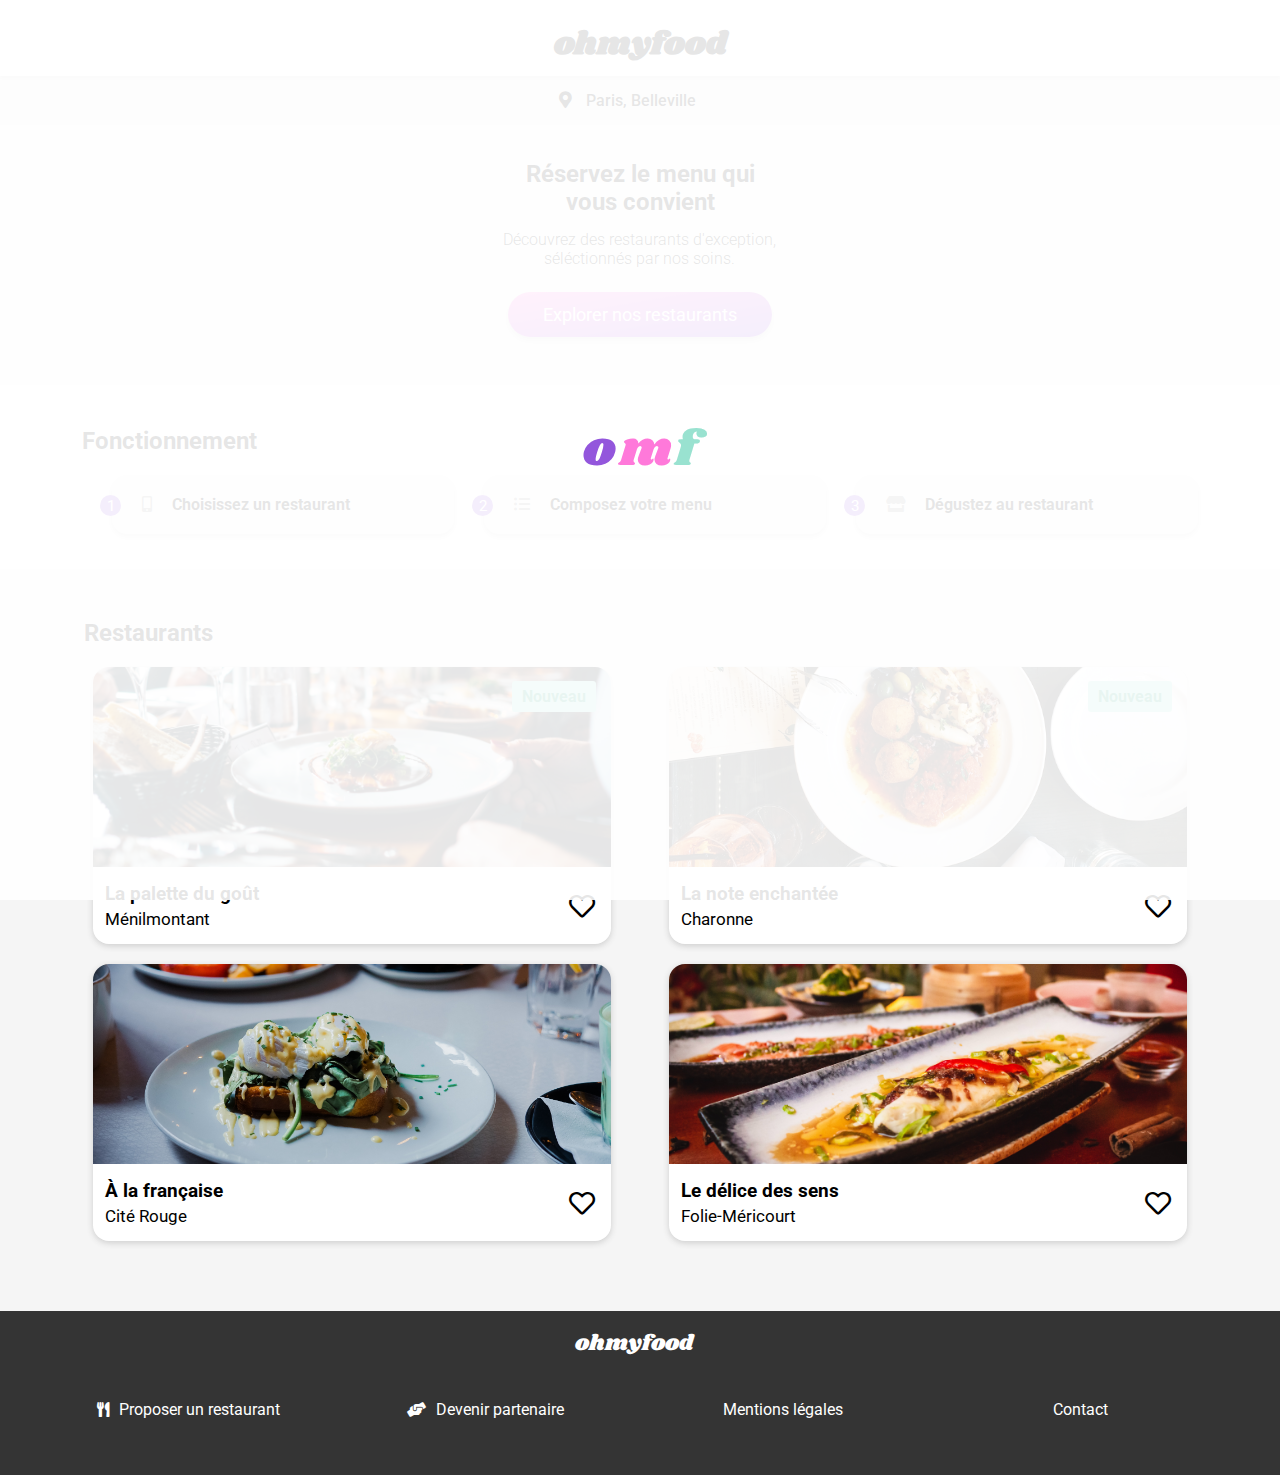
<file: index.html>
<!DOCTYPE html>

<html lang="fr">

    <head>
        <meta charset="utf-8"/>
        <meta name="viewport" content="width=device-width, initial-scale=1.0"/>
        <link rel="stylesheet" href="sass/style.css"/>
        <link rel="stylesheet" href="https://use.fontawesome.com/releases/v5.14.0/css/all.css" crossorigin="anonymous">
        <link href="https://fonts.googleapis.com/css2?family=Roboto:ital,wght@0,100;0,300;0,400;0,500;0,700;0,900;1,100;1,300;1,400;1,500;1,700;1,900&display=swap" rel="stylesheet">
        <link href="https://fonts.googleapis.com/css2?family=Shrikhand&display=swap" rel="stylesheet"> 
        <meta name="title" content="ohmyfood" id="homepage">
        <meta name="description" content="Ohmyfood! est une entreprise de commande de repas en ligne. Notre concept permet aux utilisateurs de composer leur propre menu et réduire leur temps d'attente dans les restaurants.">
        <title>ohmyfood</title>
    </head>

    <body>

        <div class="global">

            <!--Loader-->
            <div class="loader">
                <div class="loader__items">
                    <div class="loader__item loader__item--1">o</div>
                    <div class="loader__item loader__item--2">m</div>
                    <div class="loader__item loader__item--3">f</div>
                </div>
            </div>
            <!--Fin Loader-->

            <!--Header-->
            <header class="header">
                <h1 class="header__logo">ohmyfood</h1>
            </header>
            <!--Fin Header-->

            <!--Section Local-->
            <div class="local">
                <div class="local__text">
                    <i class="fas fa-map-marker-alt local__icon"></i>
                    <span class="local__sp">Paris, Belleville</span>
                </div>
            </div>
            <!-- Fin Section Local-->

            <!--Section Explore-->
            <section class="explore">
                <header class="explore__header">
                    <h2 class="explore__title">Réservez le menu qui vous convient</h2>
                    <p class="explore__p">Découvrez des restaurants d'exception, séléctionnés par nos soins.</p>
                </header>
                <div class="explore__btn">
                    <a class="explore__link" href="#">Explorer nos restaurants</a>
                </div>
            </section>
            <!--Fin Section Explore-->

            <!--Section Fonctionnement-->
            <section class="function">
                <div class="function__global">
                    <header class="function__header">
                        <h2 class="function__title">Fonctionnement</h2>
                    </header>

                    <div class="function__text">
                        <div class="function__numb">1</div>
                        <div class="function__icon">
                            <i class="fas fa-mobile-alt"></i>
                        </div>
                        <span class="function__sp">Choisissez un restaurant</span>
                    </div>
                    <div class="function__text">
                        <div class="function__numb">2</div>
                        <div class="function__icon">
                            <i class="fas fa-list-ul"></i>
                        </div>
                        <span class="function__sp">Composez votre menu</span>
                    </div>
                    <div class="function__text">
                        <div class="function__numb">3</div>
                        <div class="function__icon">
                            <i class="fas fa-store"></i>
                        </div>
                        <span class="function__sp">Dégustez au restaurant</span>
                    </div>
                </div>
            </section>
            <!--Fin Section Fonctionnement-->

            <main>

                <!--Section Restaurants-->
                <section class="restaurants">
                    <div class="restaurants__global">
                        <header class="restaurants__header">
                            <h2 class="restaurants__title">Restaurants</h2>
                        </header>

                        <article class="arts">
                            <a class="art" href="pages/menu_la_palette_du_gout.html">
                                <figure class="art__fig">
                                    <div class="art__new">Nouveau</div>
                                    <img class="art__img" src="img/restaurants/menu_la_palette_du_gout.jpg" alt="Restaurant La palette du goût">
                                    <figcaption class="art__figcap">
                                        <div class="art__text">
                                            <h3 class="art__title">La palette du goût</h3>
                                            <p class="art__p">Ménilmontant</p>
                                        </div>
                                        <div class="art__icon">
                                            <i class="far fa-heart art__like"></i>
                                            <i class="fas fa-heart art__like2"></i>
                                        </div>
                                    </figcaption>
                                </figure>
                            </a>
                        </article>
                        <article class="arts">
                            <a class="art" href="pages/menu_la_note_enchantee.html">
                                <figure class="art__fig">
                                    <div class="art__new">Nouveau</div>
                                    <img class="art__img" src="img/restaurants/menu_la_note_enchantee.jpg" alt="Restaurant La note enchantée">
                                    <figcaption class="art__figcap">
                                        <div class="art__text">
                                            <h3 class="art__title">La note enchantée</h3>
                                            <p class="art__p">Charonne</p>
                                        </div>
                                        <div class="art__icon">
                                            <i class="far fa-heart art__like"></i>
                                            <i class="fas fa-heart art__like2"></i>
                                        </div>
                                    </figcaption>
                                </figure>
                            </a>
                        </article>
                        <article class="arts">
                            <a class="art" href="pages/menu_a_la_francaise.html">
                                <figure class="art__fig">
                                    <img class="art__img" src="img/restaurants/menu_a_la_francaise.jpg" alt="Restaurant À la française">
                                    <figcaption class="art__figcap">
                                        <div class="art__text">
                                            <h3 class="art__title">À la française</h3>
                                            <p class="art__p">Cité Rouge</p>
                                        </div>
                                        <div class="art__icon">
                                            <i class="far fa-heart art__like"></i>
                                            <i class="fas fa-heart art__like2"></i>
                                        </div>
                                    </figcaption>
                                </figure>
                            </a>
                        </article>
                        <article class="arts">
                            <a class="art" href="pages/menu_le_delice_des_sens.html">
                                <figure class="art__fig">
                                    <img class="art__img" src="img/restaurants/menu_le_delice_des_sens.jpg" alt="Restaurant Le délice des sens">
                                    <figcaption class="art__figcap">
                                        <div class="art__text">
                                            <h3 class="art__title">Le délice des sens</h3>
                                            <p class="art__p">Folie-Méricourt</p>
                                        </div>
                                        <div class="art__icon">
                                            <i class="far fa-heart art__like"></i>
                                            <i class="fas fa-heart art__like2"></i>
                                        </div>
                                    </figcaption>
                                </figure>
                            </a>
                        </article>
                    </div>
                </section>
                <!--Fin Section Restaurants-->

            </main>
        </div>

        <!--Footer-->
        <footer class="footer">
            <div class="footer__global">
               <ul class="footer__list">
                    <li class="footer__logo">
                        <a class="footer__link" href="index.html">ohmyfood</a>
                    </li>
                    <li class="footer__links">
                        <a class="footer__link" href="#">
                            <i class="fas fa-utensils footer__icon"></i>Proposer un restaurant
                        </a>
                    </li>
                    <li class="footer__links">
                        <a class="footer__link" href="#">
                            <i class="fas fa-hands-helping footer__icon"></i>Devenir partenaire
                        </a>
                    </li>
                    <li class="footer__links">
                        <a class="footer__link" href="#">Mentions légales</a>
                    </li>
                    <li class="footer__links">
                        <a class="footer__link" href="mailto:ohmyfood.contact@gmail.com">Contact</a>
                    </li>
                </ul>
            </div>
        </footer>
        <!--Fin Footer-->

    </body>

</html>
</file>
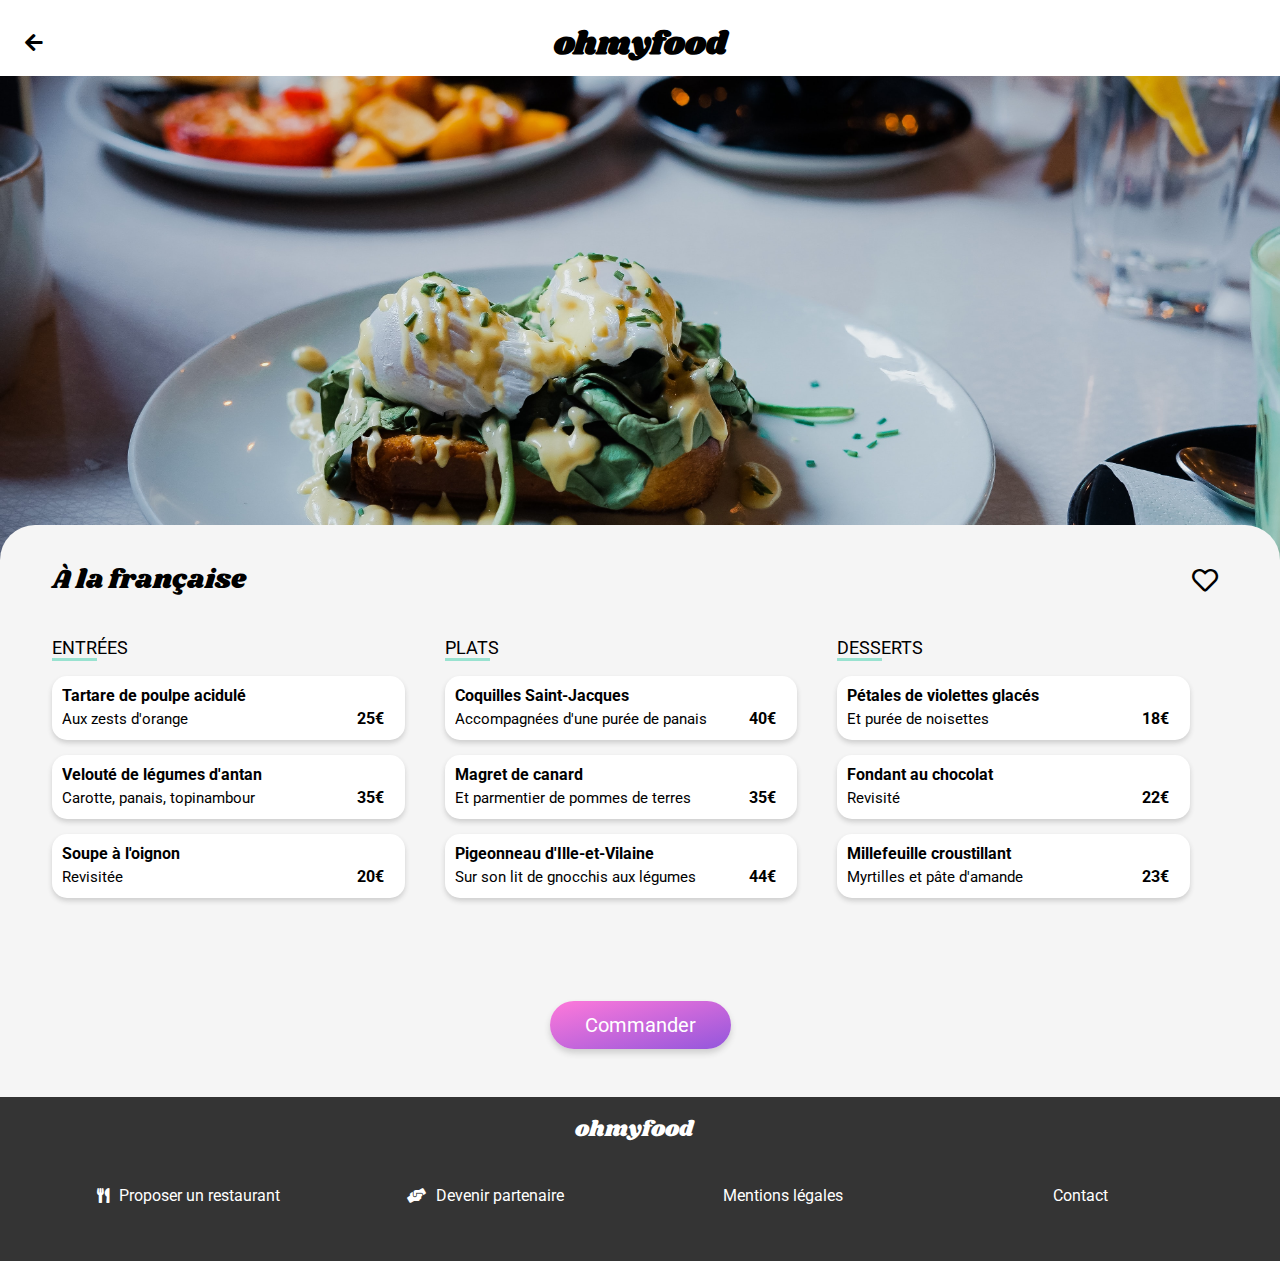
<file: pages/menu_a_la_francaise.html>
<!DOCTYPE html>

<html lang="fr">

    <head>
        <meta charset="utf-8"/>
        <meta name="viewport" content="width=device-width, initial-scale=1.0"/>
        <link rel="stylesheet" href="../sass/style.css"/>
        <link rel="stylesheet" href="https://use.fontawesome.com/releases/v5.14.0/css/all.css" crossorigin="anonymous">
        <link href="https://fonts.googleapis.com/css2?family=Roboto:ital,wght@0,100;0,300;0,400;0,500;0,700;0,900;1,100;1,300;1,400;1,500;1,700;1,900&display=swap" rel="stylesheet">
        <link href="https://fonts.googleapis.com/css2?family=Shrikhand&display=swap" rel="stylesheet">
        <title>ohmyfood</title>
    </head>

    <body>

        <div class="global">

            <!--Header-->
            <header class="header header--witharrow">
                <a href="../index.html">
                    <i class="fas fa-arrow-left header__icon"></i>
                </a>
                <h1 class="header__logo">ohmyfood</h1>
            </header>
            <!--Fin Header-->

            <main>

                <!--Image-->
                <img class="img" src="../img/restaurants/menu_a_la_francaise.jpg" alt="Restaurant À la française"/>

                <!--Section Menu-->
                <section class="menupage">
                    <div class="menupage__global">
                    <header class="menupage__header">
                        <h2 class="menupage__title">À la française</h2>
                        <div class="menupage__icon">
                            <i class="far fa-heart menupage__like"></i>
                            <i class="fas fa-heart menupage__like2"></i>
                        </div>
                    </header>

                    <!--Entrée-->
                    <div class="menu">
                        <header class="menu__header">
                            <h2 class="menu__title">ENTRÉES</h2>
                        </header>

                        <div class="menu__menu delay-0">
                            <div class="menu__text">
                                <h3 class="menu__name">Tartare de poulpe acidulé</h3>
                                <p class="menu__p">Aux zests d'orange</p>
                            </div>
                            <div class="menu__price"><strong>25€</strong></div>
                            <div class="menu__icon">
                                <i class="fas fa-check-circle menu__check"></i>
                            </div>
                        </div>
                        <div class="menu__menu delay-1">
                            <div class="menu__text">
                                <h3 class="menu__name">Velouté de légumes d'antan</h3>
                                <p class="menu__p">Carotte, panais, topinambour</p>
                            </div>
                            <div class="menu__price"><strong>35€</strong></div>
                            <div class="menu__icon">
                                <i class="fas fa-check-circle menu__check"></i>
                            </div>
                        </div>
                        <div class="menu__menu delay-2">
                            <div class="menu__text">
                                <h3 class="menu__name">Soupe à l'oignon</h3>
                                <p class="menu__p">Revisitée</p>
                            </div>
                            <div class="menu__price"><strong>20€</strong></div>
                            <div class="menu__icon">
                                <i class="fas fa-check-circle menu__check"></i>
                            </div>
                        </div>
                    </div>

                    <!--Plats-->
                    <div class="menu">
                        <header class="menu__header">
                            <h2 class="menu__title">PLATS</h2>
                        </header>

                        <div class="menu__menu delay-3">
                            <div class="menu__text">
                                <h3 class="menu__name">Coquilles Saint-Jacques</h3>
                                <p class="menu__p">Accompagnées d'une purée de panais</p>
                            </div>
                            <div class="menu__price"><strong>40€</strong></div>
                            <div class="menu__icon">
                                <i class="fas fa-check-circle menu__check"></i>
                            </div>
                        </div>
                        <div class="menu__menu delay-4">
                            <div class="menu__text">
                                <h3 class="menu__name">Magret de canard</h3>
                                <p class="menu__p">Et parmentier de pommes de terres</p>
                            </div>
                            <div class="menu__price"><strong>35€</strong></div>
                            <div class="menu__icon">
                                <i class="fas fa-check-circle menu__check"></i>
                            </div>
                        </div>
                        <div class="menu__menu delay-5">
                            <div class="menu__text">
                                <h3 class="menu__name">Pigeonneau d'Ille-et-Vilaine</h3>
                                <p class="menu__p">Sur son lit de gnocchis aux légumes</p>
                            </div>
                            <div class="menu__price"><strong>44€</strong></div>
                            <div class="menu__icon">
                                <i class="fas fa-check-circle menu__check"></i>
                            </div>
                        </div>
                    </div>

                    <!--Desserts-->
                    <div class="menu">
                        <header class="menu__header">
                            <h2 class="menu__title">DESSERTS</h2>
                        </header>

                        <div class="menu__menu delay-6">
                            <div class="menu__text">
                                <h3 class="menu__name">Pétales de violettes glacés</h3>
                                <p class="menu__p">Et purée de noisettes</p>
                            </div>
                            <div class="menu__price"><strong>18€</strong></div>
                            <div class="menu__icon">
                                <i class="fas fa-check-circle menu__check"></i>
                            </div>
                        </div>
                        <div class="menu__menu delay-7">
                            <div class="menu__text">
                                <h3 class="menu__name">Fondant au chocolat</h3>
                                <p class="menu__p">Revisité</p>
                            </div>
                            <div class="menu__price"><strong>22€</strong></div>
                            <div class="menu__icon">
                                <i class="fas fa-check-circle menu__check"></i>
                            </div>
                        </div>
                        <div class="menu__menu delay-8">
                            <div class="menu__text">
                                <h3 class="menu__name">Millefeuille croustillant</h3>
                                <p class="menu__p">Myrtilles et pâte d'amande</p>
                            </div>
                            <div class="menu__price"><strong>23€</strong></div>
                            <div class="menu__icon">
                                <i class="fas fa-check-circle menu__check"></i>
                            </div>
                        </div>
                    </div>

                    <div class="menupage__btn">
                        <a class="menupage__link" href="#">Commander</a>
                    </div>
                    </div>
                </section>
                <!--Fin Section Menu-->

            </main>

        </div>

        <!--Footer-->
        <footer class="footer">
            <div class="footer__global">
               <ul class="footer__list">
                    <li class="footer__logo">
                        <a class="footer__link" href="index.html">ohmyfood</a>
                    </li>
                    <li class="footer__links">
                        <a class="footer__link" href="#">
                            <i class="fas fa-utensils footer__icon"></i>Proposer un restaurant
                        </a>
                    </li>
                    <li class="footer__links">
                        <a class="footer__link" href="#">
                            <i class="fas fa-hands-helping footer__icon"></i>Devenir partenaire
                        </a>
                    </li>
                    <li class="footer__links">
                        <a class="footer__link" href="#">Mentions légales</a>
                    </li>
                    <li class="footer__links">
                        <a class="footer__link" href="mailto:ohmyfood.contact@gmail.com">Contact</a>
                    </li>
                </ul>
            </div>
        </footer>
        <!--Fin Footer-->

    </body>

</html>
</file>
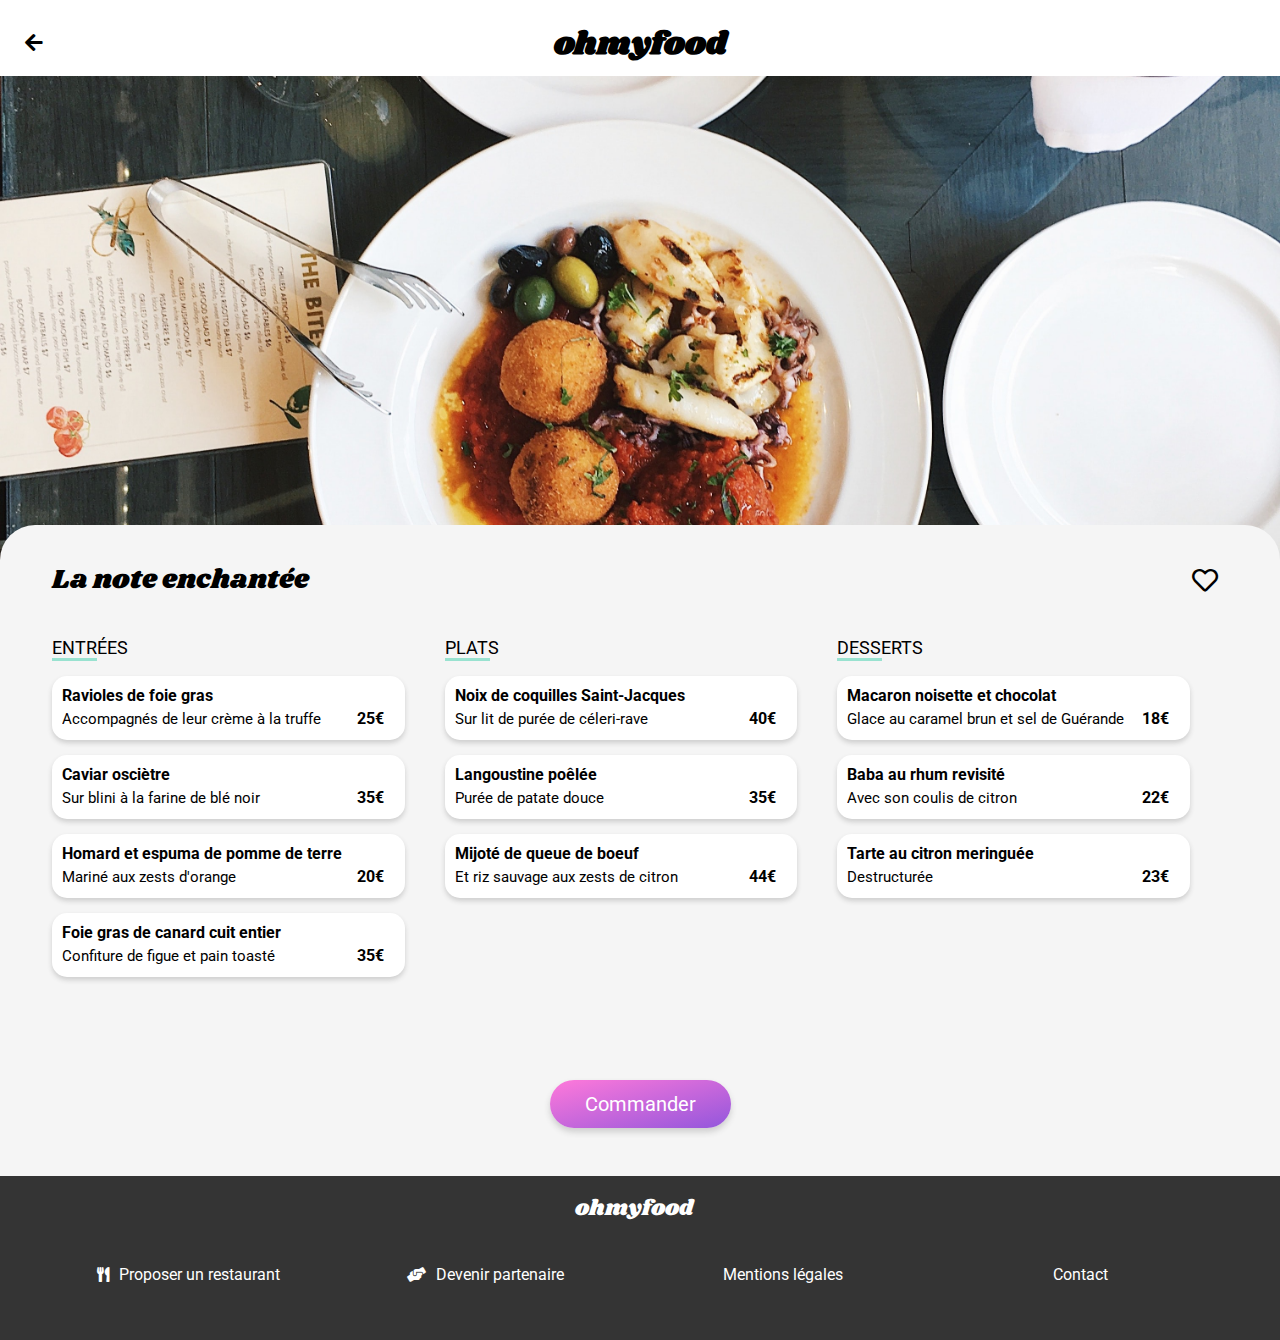
<file: pages/menu_la_note_enchantee.html>
<!DOCTYPE html>

<html lang="fr">

    <head>
        <meta charset="utf-8"/>
        <meta name="viewport" content="width=device-width, initial-scale=1.0"/>
        <link rel="stylesheet" href="../sass/style.css"/>
        <link rel="stylesheet" href="https://use.fontawesome.com/releases/v5.14.0/css/all.css" crossorigin="anonymous">
        <link href="https://fonts.googleapis.com/css2?family=Roboto:ital,wght@0,100;0,300;0,400;0,500;0,700;0,900;1,100;1,300;1,400;1,500;1,700;1,900&display=swap" rel="stylesheet">
        <link href="https://fonts.googleapis.com/css2?family=Shrikhand&display=swap" rel="stylesheet">
        <title>ohmyfood</title>
    </head>

    <body>

        <div class="global">

            <!--Header-->
            <header class="header header--witharrow">
                <a href="../index.html">
                    <i class="fas fa-arrow-left header__icon"></i>
                </a>
                <h1 class="header__logo">ohmyfood</h1>
            </header>
            <!--Fin Header-->

            <main>

                <!--Image-->
                <img class="img" src="../img/restaurants/menu_la_note_enchantee.jpg" alt="Restaurant La note enchantée"/>

                <!--Section Menu-->
                <section class="menupage">
                    <div class="menupage__global">
                    <header class="menupage__header">
                        <h2 class="menupage__title">La note enchantée</h2>
                        <div class="menupage__icon">
                            <i class="far fa-heart menupage__like"></i>
                            <i class="fas fa-heart menupage__like2"></i>
                        </div>
                    </header>

                    <!--Entrée-->
                    <div class="menu">
                        <header class="menu__header">
                            <h2 class="menu__title">ENTRÉES</h2>
                        </header>

                        <div class="menu__menu delay-0">
                            <div class="menu__text">
                                <h3 class="menu__name">Ravioles de foie gras</h3>
                                <p class="menu__p">Accompagnés de leur crème à la truffe</p>
                            </div>
                            <div class="menu__price"><strong>25€</strong></div>
                            <div class="menu__icon">
                                <i class="fas fa-check-circle menu__check"></i>
                            </div>
                        </div>
                        <div class="menu__menu delay-1">
                            <div class="menu__text">
                                <h3 class="menu__name">Caviar osciètre</h3>
                                <p class="menu__p">Sur blini à la farine de blé noir</p>
                            </div>
                            <div class="menu__price"><strong>35€</strong></div>
                            <div class="menu__icon">
                                <i class="fas fa-check-circle menu__check"></i>
                            </div>
                        </div>
                        <div class="menu__menu delay-2">
                            <div class="menu__text">
                                <h3 class="menu__name">Homard et espuma de pomme de terre</h3>
                                <p class="menu__p">Mariné aux zests d'orange</p>
                            </div>
                            <div class="menu__price"><strong>20€</strong></div>
                            <div class="menu__icon">
                                <i class="fas fa-check-circle menu__check"></i>
                            </div>
                        </div>
                        <div class="menu__menu delay-3">
                            <div class="menu__text">
                                <h3 class="menu__name">Foie gras de canard cuit entier</h3>
                                <p class="menu__p">Confiture de figue et pain toasté</p>
                            </div>
                            <div class="menu__price"><strong>35€</strong></div>
                            <div class="menu__icon">
                                <i class="fas fa-check-circle menu__check"></i>
                            </div>
                        </div>
                    </div>

                    <!--Plats-->
                    <div class="menu">
                        <header class="menu__header">
                            <h2 class="menu__title">PLATS</h2>
                        </header>

                        <div class="menu__menu delay-4">
                            <div class="menu__text">
                                <h3 class="menu__name">Noix de coquilles Saint-Jacques</h3>
                                <p class="menu__p">Sur lit de purée de céleri-rave</p>
                            </div>
                            <div class="menu__price"><strong>40€</strong></div>
                            <div class="menu__icon">
                                <i class="fas fa-check-circle menu__check"></i>
                            </div>
                        </div>
                        <div class="menu__menu delay-5">
                            <div class="menu__text">
                                <h3 class="menu__name">Langoustine poêlée</h3>
                                <p class="menu__p">Purée de patate douce</p>
                            </div>
                            <div class="menu__price"><strong>35€</strong></div>
                            <div class="menu__icon">
                                <i class="fas fa-check-circle menu__check"></i>
                            </div>
                        </div>
                        <div class="menu__menu delay-6">
                            <div class="menu__text">
                                <h3 class="menu__name">Mijoté de queue de boeuf</h3>
                                <p class="menu__p">Et riz sauvage aux zests de citron</p>
                            </div>
                            <div class="menu__price"><strong>44€</strong></div>
                            <div class="menu__icon">
                                <i class="fas fa-check-circle menu__check"></i>
                            </div>
                        </div>
                    </div>

                    <!--Desserts-->
                    <div class="menu">
                        <header class="menu__header">
                            <h2 class="menu__title">DESSERTS</h2>
                        </header>

                        <div class="menu__menu delay-7">
                            <div class="menu__text">
                                <h3 class="menu__name">Macaron noisette et chocolat</h3>
                                <p class="menu__p">Glace au caramel brun et sel de Guérande</p>
                            </div>
                            <div class="menu__price"><strong>18€</strong></div>
                            <div class="menu__icon">
                                <i class="fas fa-check-circle menu__check"></i>
                            </div>
                        </div>
                        <div class="menu__menu delay-8">
                            <div class="menu__text">
                                <h3 class="menu__name">Baba au rhum revisité</h3>
                                <p class="menu__p">Avec son coulis de citron</p>
                            </div>
                            <div class="menu__price"><strong>22€</strong></div>
                            <div class="menu__icon">
                                <i class="fas fa-check-circle menu__check"></i>
                            </div>
                        </div>
                        <div class="menu__menu delay-9">
                            <div class="menu__text">
                                <h3 class="menu__name">Tarte au citron meringuée</h3>
                                <p class="menu__p">Destructurée</p>
                            </div>
                            <div class="menu__price"><strong>23€</strong></div>
                            <div class="menu__icon">
                                <i class="fas fa-check-circle menu__check"></i>
                            </div>
                        </div>
                    </div>

                    <div class="menupage__btn">
                        <a class="menupage__link" href="#">Commander</a>
                    </div>
                    </div>
                </section>
                <!--Fin Section Menu-->

            </main>

        </div>

        <!--Footer-->
        <footer class="footer">
            <div class="footer__global">
               <ul class="footer__list">
                    <li class="footer__logo">
                        <a class="footer__link" href="index.html">ohmyfood</a>
                    </li>
                    <li class="footer__links">
                        <a class="footer__link" href="#">
                            <i class="fas fa-utensils footer__icon"></i>Proposer un restaurant
                        </a>
                    </li>
                    <li class="footer__links">
                        <a class="footer__link" href="#">
                            <i class="fas fa-hands-helping footer__icon"></i>Devenir partenaire
                        </a>
                    </li>
                    <li class="footer__links">
                        <a class="footer__link" href="#">Mentions légales</a>
                    </li>
                    <li class="footer__links">
                        <a class="footer__link" href="mailto:ohmyfood.contact@gmail.com">Contact</a>
                    </li>
                </ul>
            </div>
        </footer>
        <!--Fin Footer-->

    </body>

</html>
</file>
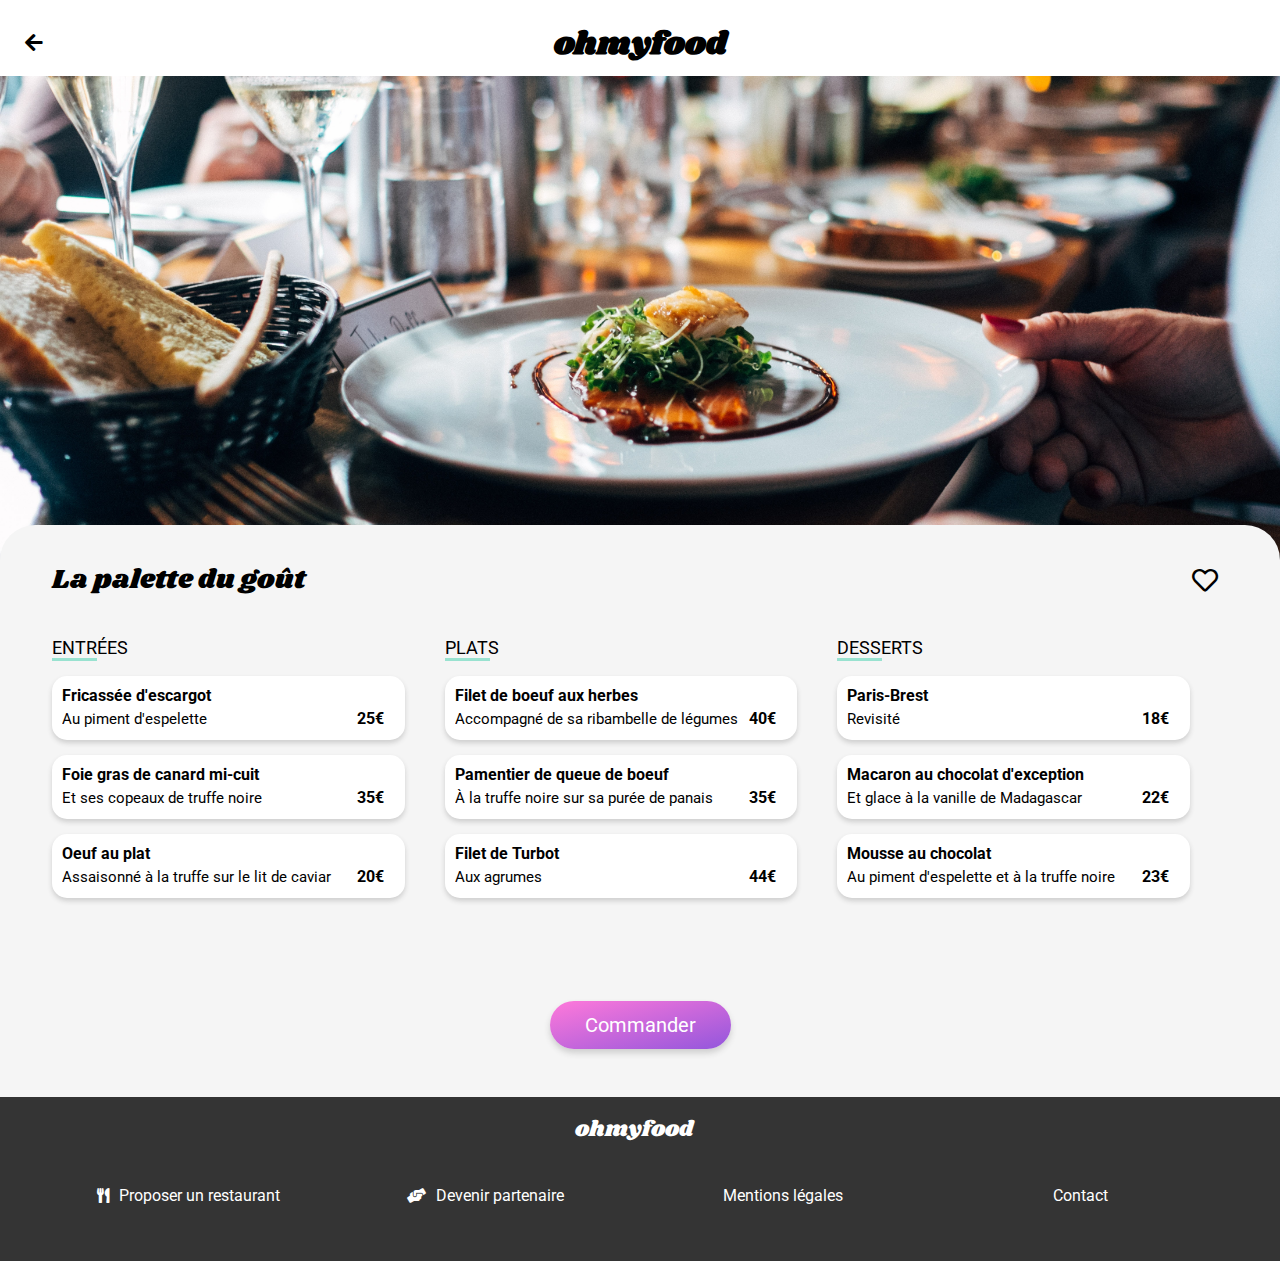
<file: pages/menu_la_palette_du_gout.html>
<!DOCTYPE html>

<html lang="fr">

    <head>
        <meta charset="utf-8"/>
        <meta name="viewport" content="width=device-width, initial-scale=1.0"/>
        <link rel="stylesheet" href="../sass/style.css"/>
        <link rel="stylesheet" href="https://use.fontawesome.com/releases/v5.14.0/css/all.css" crossorigin="anonymous">
        <link href="https://fonts.googleapis.com/css2?family=Roboto:ital,wght@0,100;0,300;0,400;0,500;0,700;0,900;1,100;1,300;1,400;1,500;1,700;1,900&display=swap" rel="stylesheet">
        <link href="https://fonts.googleapis.com/css2?family=Shrikhand&display=swap" rel="stylesheet">
        <title>ohmyfood</title>
    </head>

    <body>

        <div class="global">

            <!--Header-->
            <header class="header header--witharrow">
                <a href="../index.html">
                    <i class="fas fa-arrow-left header__icon"></i>
                </a>
                <h1 class="header__logo">ohmyfood</h1>
            </header>
            <!--Fin Header-->

            <main>

                <!--Image-->
                <img class="img" src="../img/restaurants/menu_la_palette_du_gout.jpg" alt="Restaurant La palette du goût"/>

                <!--Section Menu-->
                <section class="menupage">
                    <div class="menupage__global">
                    <header class="menupage__header">
                        <h2 class="menupage__title">La palette du goût</h2>
                        <div class="menupage__icon">
                            <i class="far fa-heart menupage__like"></i>
                            <i class="fas fa-heart menupage__like2"></i>
                        </div>
                    </header>

                    <!--Entrée-->
                    <div class="menu">
                        <header class="menu__header">
                            <h2 class="menu__title">ENTRÉES</h2>
                        </header>

                        <div class="menu__menu delay-0">
                            <div class="menu__text">
                                <h3 class="menu__name">Fricassée d'escargot</h3>
                                <p class="menu__p">Au piment d'espelette</p>
                            </div>
                            <div class="menu__price"><strong>25€</strong></div>
                            <div class="menu__icon">
                                <i class="fas fa-check-circle menu__check"></i>
                            </div>
                        </div>
                        <div class="menu__menu delay-1">
                            <div class="menu__text">
                                <h3 class="menu__name">Foie gras de canard mi-cuit</h3>
                                <p class="menu__p">Et ses copeaux de truffe noire</p>
                            </div>
                            <div class="menu__price"><strong>35€</strong></div>
                            <div class="menu__icon">
                                <i class="fas fa-check-circle menu__check"></i>
                            </div>
                        </div>
                        <div class="menu__menu delay-2">
                            <div class="menu__text">
                                <h3 class="menu__name">Oeuf au plat</h3>
                                <p class="menu__p">Assaisonné à la truffe sur le lit de caviar</p>
                            </div>
                            <div class="menu__price"><strong>20€</strong></div>
                            <div class="menu__icon">
                                <i class="fas fa-check-circle menu__check"></i>
                            </div>
                        </div>
                    </div>

                    <!--Plats-->
                    <div class="menu">
                        <header class="menu__header">
                            <h2 class="menu__title">PLATS</h2>
                        </header>

                        <div class="menu__menu delay-3">
                            <div class="menu__text">
                                <h3 class="menu__name">Filet de boeuf aux herbes</h3>
                                <p class="menu__p">Accompagné de sa ribambelle de légumes</p>
                            </div>
                            <div class="menu__price"><strong>40€</strong></div>
                            <div class="menu__icon">
                                <i class="fas fa-check-circle menu__check"></i>
                            </div>
                        </div>
                        <div class="menu__menu delay-4">
                            <div class="menu__text">
                                <h3 class="menu__name">Pamentier de queue de boeuf</h3>
                                <p class="menu__p">À la truffe noire sur sa purée de panais</p>
                            </div>
                            <div class="menu__price"><strong>35€</strong></div>
                            <div class="menu__icon">
                                <i class="fas fa-check-circle menu__check"></i>
                            </div>
                        </div>
                        <div class="menu__menu delay-5">
                            <div class="menu__text">
                                <h3 class="menu__name">Filet de Turbot</h3>
                                <p class="menu__p">Aux agrumes</p>
                            </div>
                            <div class="menu__price"><strong>44€</strong></div>
                            <div class="menu__icon">
                                <i class="fas fa-check-circle menu__check"></i>
                            </div>
                        </div>
                    </div>

                    <!--Desserts-->
                    <div class="menu">
                        <header class="menu__header">
                            <h2 class="menu__title">DESSERTS</h2>
                        </header>

                        <div class="menu__menu delay-6">
                            <div class="menu__text">
                                <h3 class="menu__name">Paris-Brest</h3>
                                <p class="menu__p">Revisité</p>
                            </div>
                            <div class="menu__price"><strong>18€</strong></div>
                            <div class="menu__icon">
                                <i class="fas fa-check-circle menu__check"></i>
                            </div>
                        </div>
                        <div class="menu__menu delay-7">
                            <div class="menu__text">
                                <h3 class="menu__name">Macaron au chocolat d'exception</h3>
                                <p class="menu__p">Et glace à la vanille de Madagascar</p>
                            </div>
                            <div class="menu__price"><strong>22€</strong></div>
                            <div class="menu__icon">
                                <i class="fas fa-check-circle menu__check"></i>
                            </div>
                        </div>
                        <div class="menu__menu delay-8">
                            <div class="menu__text">
                                <h3 class="menu__name">Mousse au chocolat</h3>
                                <p class="menu__p">Au piment d'espelette et à la truffe noire</p>
                            </div>
                            <div class="menu__price"><strong>23€</strong></div>
                            <div class="menu__icon">
                                <i class="fas fa-check-circle menu__check"></i>
                            </div>
                        </div>
                    </div>

                    <div class="menupage__btn">
                        <a class="menupage__link" href="#">Commander</a>
                    </div>
                    </div>
                </section>
                <!--Fin Section Menu-->

            </main>

        </div>

        <!--Footer-->
        <footer class="footer">
            <div class="footer__global">
               <ul class="footer__list">
                    <li class="footer__logo">
                        <a class="footer__link" href="index.html">ohmyfood</a>
                    </li>
                    <li class="footer__links">
                        <a class="footer__link" href="#">
                            <i class="fas fa-utensils footer__icon"></i>Proposer un restaurant
                        </a>
                    </li>
                    <li class="footer__links">
                        <a class="footer__link" href="#">
                            <i class="fas fa-hands-helping footer__icon"></i>Devenir partenaire
                        </a>
                    </li>
                    <li class="footer__links">
                        <a class="footer__link" href="#">Mentions légales</a>
                    </li>
                    <li class="footer__links">
                        <a class="footer__link" href="mailto:ohmyfood.contact@gmail.com">Contact</a>
                    </li>
                </ul>
            </div>
        </footer>
        <!--Fin Footer-->

    </body>

</html>
</file>
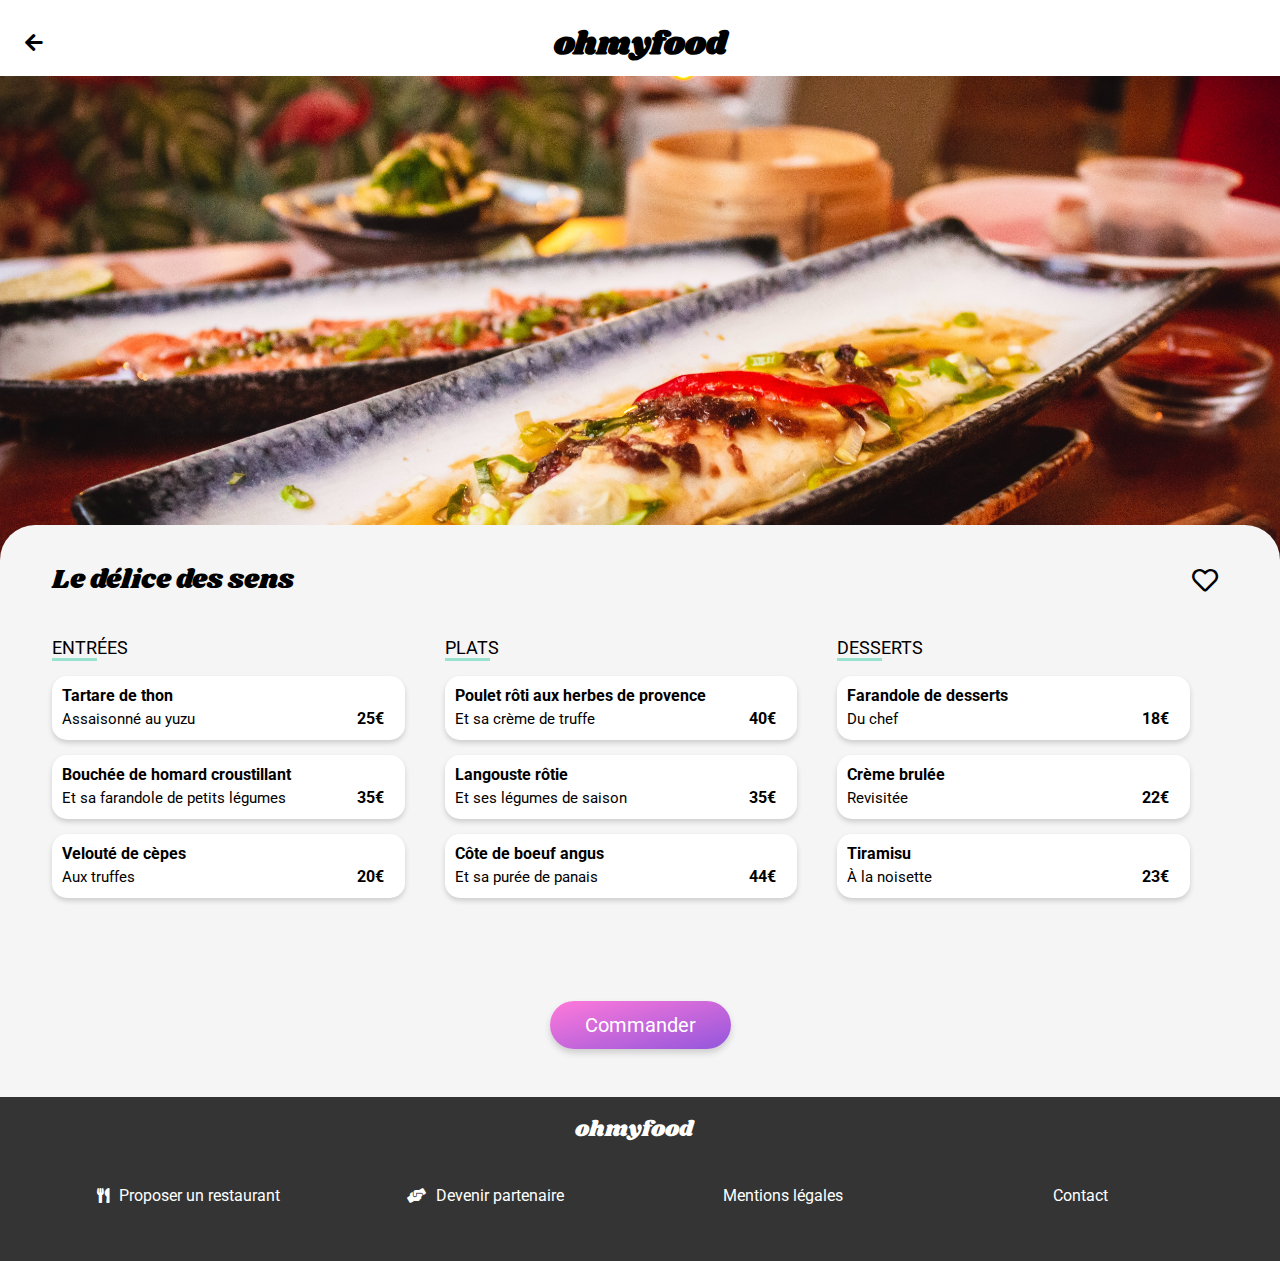
<file: pages/menu_le_delice_des_sens.html>
<!DOCTYPE html>

<html lang="fr">

    <head>
        <meta charset="utf-8"/>
        <meta name="viewport" content="width=device-width, initial-scale=1.0"/>
        <link rel="stylesheet" href="../sass/style.css"/>
        <link rel="stylesheet" href="https://use.fontawesome.com/releases/v5.14.0/css/all.css" crossorigin="anonymous">
        <link href="https://fonts.googleapis.com/css2?family=Roboto:ital,wght@0,100;0,300;0,400;0,500;0,700;0,900;1,100;1,300;1,400;1,500;1,700;1,900&display=swap" rel="stylesheet">
        <link href="https://fonts.googleapis.com/css2?family=Shrikhand&display=swap" rel="stylesheet">
        <title>ohmyfood</title>
    </head>

    <body>

        <div class="global">

            <!--Header-->
            <header class="header header--witharrow">
                <a href="../index.html">
                    <i class="fas fa-arrow-left header__icon"></i>
                </a>
                <h1 class="header__logo">ohmyfood</h1>
            </header>
            <!--Fin Header-->

            <main>

                <!--Image-->
                <img class="img" src="../img/restaurants/menu_le_delice_des_sens.jpg" alt="Restaurant Le délice des sens"/>

                <!--Section Menu-->
                <section class="menupage">
                    <div class="menupage__global">
                    <header class="menupage__header">
                        <h2 class="menupage__title">Le délice des sens</h2>
                        <div class="menupage__icon">
                            <i class="far fa-heart menupage__like"></i>
                            <i class="fas fa-heart menupage__like2"></i>
                        </div>
                    </header>

                    <!--Entrée-->
                    <div class="menu">
                        <header class="menu__header">
                            <h2 class="menu__title">ENTRÉES</h2>
                        </header>

                        <div class="menu__menu delay-0">
                            <div class="menu__text">
                                <h3 class="menu__name">Tartare de thon</h3>
                                <p class="menu__p">Assaisonné au yuzu</p>
                            </div>
                            <div class="menu__price"><strong>25€</strong></div>
                            <div class="menu__icon">
                                <i class="fas fa-check-circle menu__check"></i>
                            </div>
                        </div>
                        <div class="menu__menu delay-1">
                            <div class="menu__text">
                                <h3 class="menu__name">Bouchée de homard croustillant</h3>
                                <p class="menu__p">Et sa farandole de petits légumes</p>
                            </div>
                            <div class="menu__price"><strong>35€</strong></div>
                            <div class="menu__icon">
                                <i class="fas fa-check-circle menu__check"></i>
                            </div>
                        </div>
                        <div class="menu__menu delay-2">
                            <div class="menu__text">
                                <h3 class="menu__name">Velouté de cèpes</h3>
                                <p class="menu__p">Aux truffes</p>
                            </div>
                            <div class="menu__price"><strong>20€</strong></div>
                            <div class="menu__icon">
                                <i class="fas fa-check-circle menu__check"></i>
                            </div>
                        </div>
                    </div>

                    <!--Plats-->
                    <div class="menu">
                        <header class="menu__header">
                            <h2 class="menu__title">PLATS</h2>
                        </header>

                        <div class="menu__menu delay-3">
                            <div class="menu__text">
                                <h3 class="menu__name">Poulet rôti aux herbes de provence</h3>
                                <p class="menu__p">Et sa crème de truffe</p>
                            </div>
                            <div class="menu__price"><strong>40€</strong></div>
                            <div class="menu__icon">
                                <i class="fas fa-check-circle menu__check"></i>
                            </div>
                        </div>
                        <div class="menu__menu delay-4">
                            <div class="menu__text">
                                <h3 class="menu__name">Langouste rôtie</h3>
                                <p class="menu__p">Et ses légumes de saison</p>
                            </div>
                            <div class="menu__price"><strong>35€</strong></div>
                            <div class="menu__icon">
                                <i class="fas fa-check-circle menu__check"></i>
                            </div>
                        </div>
                        <div class="menu__menu delay-5">
                            <div class="menu__text">
                                <h3 class="menu__name">Côte de boeuf angus</h3>
                                <p class="menu__p">Et sa purée de panais</p>
                            </div>
                            <div class="menu__price"><strong>44€</strong></div>
                            <div class="menu__icon">
                                <i class="fas fa-check-circle menu__check"></i>
                            </div>
                        </div>
                    </div>

                    <!--Desserts-->
                    <div class="menu">
                        <header class="menu__header">
                            <h2 class="menu__title">DESSERTS</h2>
                        </header>

                        <div class="menu__menu delay-6">
                            <div class="menu__text">
                                <h3 class="menu__name">Farandole de desserts</h3>
                                <p class="menu__p">Du chef</p>
                            </div>
                            <div class="menu__price"><strong>18€</strong></div>
                            <div class="menu__icon">
                                <i class="fas fa-check-circle menu__check"></i>
                            </div>
                        </div>
                        <div class="menu__menu delay-7">
                            <div class="menu__text">
                                <h3 class="menu__name">Crème brulée</h3>
                                <p class="menu__p">Revisitée</p>
                            </div>
                            <div class="menu__price"><strong>22€</strong></div>
                            <div class="menu__icon">
                                <i class="fas fa-check-circle menu__check"></i>
                            </div>
                        </div>
                        <div class="menu__menu delay-8">
                            <div class="menu__text">
                                <h3 class="menu__name">Tiramisu</h3>
                                <p class="menu__p">À la noisette</p>
                            </div>
                            <div class="menu__price"><strong>23€</strong></div>
                            <div class="menu__icon">
                                <i class="fas fa-check-circle menu__check"></i>
                            </div>
                        </div>
                    </div>

                    <div class="menupage__btn">
                        <a class="menupage__link" href="#">Commander</a>
                    </div>
                    </div>
                </section>
                <!--Fin Section Menu-->

            </main>

        </div>

        <!--Footer-->
        <footer class="footer">
            <div class="footer__global">
               <ul class="footer__list">
                    <li class="footer__logo">
                        <a class="footer__link" href="index.html">ohmyfood</a>
                    </li>
                    <li class="footer__links">
                        <a class="footer__link" href="#">
                            <i class="fas fa-utensils footer__icon"></i>Proposer un restaurant
                        </a>
                    </li>
                    <li class="footer__links">
                        <a class="footer__link" href="#">
                            <i class="fas fa-hands-helping footer__icon"></i>Devenir partenaire
                        </a>
                    </li>
                    <li class="footer__links">
                        <a class="footer__link" href="#">Mentions légales</a>
                    </li>
                    <li class="footer__links">
                        <a class="footer__link" href="mailto:ohmyfood.contact@gmail.com">Contact</a>
                    </li>
                </ul>
            </div>
        </footer>
        <!--Fin Footer-->

    </body>

</html>
</file>
<file: sass/style.css>
body {
  font-family: "Roboto", sans-serif;
  margin: auto;
}

a {
  text-decoration: none;
  color: inherit;
}

ul {
  list-style: none;
}

/* ============================================================ */
/* ==Loader== */
.loader {
  position: fixed;
  height: 100%;
  width: 100%;
  top: 0;
  background-color: rgba(255, 255, 255, 0.9);
  animation: loader 0.01s;
  animation-delay: 1.75s;
  animation-fill-mode: both;
  z-index: 1;
  display: flex;
  align-items: center;
  justify-content: center;
}
.loader__items {
  font-family: "Shrikhand", sans-serif;
  display: flex;
  font-size: 50px;
}
.loader__item {
  margin: 2px;
  animation: jump 1s;
  animation-iteration-count: 1;
}
.loader__item--1 {
  color: #9356DC;
}
.loader__item--2 {
  color: #FF79DA;
  animation-delay: 0.25s;
}
.loader__item--3 {
  color: #99E2D0;
  animation-delay: 0.5s;
}

/* ==Fin Loader== */
/* ============================================================ */
/* ==Header== */
.header {
  box-shadow: 0px 3px 4px #cecece;
  position: relative;
  height: 55px;
}
.header__logo {
  font-family: "Shrikhand", sans-serif;
  text-align: center;
}

/* ==Fin Header== */
/* ============================================================ */
/* ==Section Local== */
.local {
  background-color: #ececec;
}
.local__text {
  text-align: center;
  padding: 15px 26px 15px 0px;
}
.local__icon {
  margin-right: 10px;
  font-size: 17px;
}
.local__sp {
  font-weight: 500;
}

/* ==Fin Section Local== */
/* ============================================================ */
/* ==Section Explore== */
.explore {
  display: flex;
  flex-direction: column;
  background-color: #f5f5f5;
  padding: 0px 51px 60px 51px;
}
.explore__header {
  text-align: center;
  margin: auto;
}
.explore__title {
  padding-top: 15px;
}
.explore__p {
  margin-top: -10px;
  font-weight: 300;
}
.explore__btn {
  text-align: center;
  margin-top: 20px;
}
.explore__link {
  border-radius: 20px;
  background: linear-gradient(to bottom right, #FF79DA, #9356DC);
  box-shadow: 0px 4px 6px #cecece;
  color: #fff;
  font-size: 15px;
  padding: 12px 16px;
  transition-duration: 0.25s;
}
.explore__link:hover {
  background: linear-gradient(to bottom right, #fd97e0, #aa77e9);
  box-shadow: 0px 6px 8px #b6b6b6;
}

/* ==Fin Section Explore== */
/* ============================================================ */
/* ==Section Fonctionnement== */
.function {
  display: flex;
  flex-direction: column;
  padding: 0px 20px 35px 20px;
}
.function__header {
  margin-top: 22px;
}
.function__text {
  display: flex;
  position: relative;
  border-radius: 15px;
  background-color: #f5f5f5;
  margin: 0px 0px 22px 13px;
  padding: 20px 0px 20px 10px;
  box-shadow: 0px 3px 6px #cecece;
  transition: 0.25s;
}
.function__text:hover {
  background-color: #f6e8fd;
  box-shadow: 0px 5px 8px #c0c0c0;
}
.function__numb {
  position: absolute;
  border-radius: 20px;
  background-color: #9356DC;
  color: #fff;
  font-size: 15px;
  width: 21px;
  height: 19px;
  padding: 2px 0px 0px 0px;
  text-align: center;
  margin-left: -22px;
}
.function__icon {
  color: #979797;
  margin-left: 20px;
}
.function__text:hover .function__icon {
  color: #9356DC;
}
.function__sp {
  font-weight: bold;
  margin-left: 20px;
}

/* ==Fin Section Fonctionnement== */
/* ============================================================ */
/* ==Section Restaurants== */
.restaurants {
  display: flex;
  flex-direction: column;
  background-color: #f5f5f5;
  padding-top: 30px;
  padding-bottom: 50px;
}
.restaurants__header {
  margin-left: 20px;
}

.arts {
  padding: 0px 20px;
}

.art {
  position: relative;
  display: block;
  border-radius: 16px;
  background-color: #fff;
  box-shadow: 0px 2px 6px #cecece;
  margin-bottom: 20px;
}
.art__fig {
  margin: auto;
}
.art__new {
  position: absolute;
  border-radius: 3px;
  background-color: #99E2D0;
  color: #169575;
  font-weight: bold;
  padding: 6px 10px;
  top: 14px;
  right: 15px;
}
.art__img {
  height: 200px;
  width: 100%;
  object-fit: cover;
  object-position: 50% 65%;
  border-radius: 16px 16px 0px 0px;
}
.art__figcap {
  display: flex;
  align-items: center;
  justify-content: space-between;
  padding: 0px 16px 3px 12px;
}
.art__text {
  margin-top: 12px;
  margin-bottom: 12px;
}
.art__title {
  margin: auto;
  margin-bottom: 4px;
}
.art__p {
  margin: auto;
  font-size: 17px;
}
.art__icon {
  display: flex;
  cursor: pointer;
  font-size: 26px;
}
.art__like2 {
  background-clip: text;
  color: transparent;
  position: absolute;
}
.art__like2:hover {
  background: linear-gradient(to bottom right, #FF79DA, #9356DC);
  -webkit-background-clip: text;
  animation: animationLike 0.5s;
  transform: scale(1.13);
}

/* ==Fin Section Restaurants== */
/* ============================================================ */
/* ==Footer== */
.footer {
  display: flex;
  background-color: #343434;
}
.footer__logo {
  font-family: "Shrikhand", sans-serif;
  color: #fff;
  font-size: 19px;
  margin-bottom: 10px;
}
.footer__links {
  color: #fff;
  margin-bottom: 10px;
}
.footer__icon {
  margin-right: 10px;
  font-size: 15px;
}

/* ==Fin Footer==*/
/* ============================================================ */
/* ==Header== */
.header--witharrow {
  box-shadow: none;
}
.header__icon {
  position: absolute;
  margin-left: 25px;
  top: 12px;
  font-size: 20px;
}

/* ==Fin Header== */
/* ============================================================ */
/* ==Image== */
.img {
  height: 285px;
  width: 100%;
  object-fit: cover;
}

/* ============================================================ */
/* ==Section Menu== */
.menupage {
  position: relative;
  border-radius: 35px 35px 0px 0px;
  background-color: #f5f5f5;
  margin-top: -55px;
}
.menupage__header {
  display: flex;
  justify-content: space-between;
  align-items: center;
  padding: 12px 30px 0px 20px;
}
.menupage__title {
  font-family: "Shrikhand", sans-serif;
  font-weight: 500;
  font-size: 27px;
}
.menupage__icon {
  display: flex;
  cursor: pointer;
  font-size: 26px;
}
.menupage__like2 {
  background-clip: text;
  color: transparent;
  position: absolute;
}
.menupage__like2:hover {
  background: linear-gradient(to bottom right, #FF79DA, #9356DC);
  -webkit-background-clip: text;
  animation: animationLike 0.5s;
  transform: scale(1.13);
}
.menupage__btn {
  text-align: center;
  padding: 18px 0px 60px 0px;
}
.menupage__link {
  border-radius: 20px;
  background: linear-gradient(to bottom right, #FF79DA, #9356DC);
  box-shadow: 0px 4px 6px #cecece;
  color: #fff;
  font-size: 15px;
  padding: 12px 52px;
  transition-duration: 0.25s;
}
.menupage__link:hover {
  background: linear-gradient(to bottom right, #fd97e0, #aa77e9);
  box-shadow: 0px 6px 8px #b6b6b6;
}

.menu {
  margin-bottom: 40px;
  padding: 0px 20px;
  /* ==Fin Section Menu== */
  /* ============================================================ */
}
.menu__title {
  font-size: 17px;
  font-weight: 400;
  border-bottom: 3px solid #99E2D0;
  max-width: 45px;
}
.menu__menu {
  display: flex;
  background-color: #fff;
  border-radius: 15px;
  margin-bottom: 15px;
  box-shadow: 0px 3px 5px #cecece;
  overflow: hidden;
  cursor: pointer;
  animation: itemAppear 1.5s;
  animation-fill-mode: both;
}
.menu__text {
  margin-left: 10px;
  white-space: nowrap;
  text-overflow: ellipsis;
  overflow: hidden;
  flex: 1;
}
.menu__name {
  font-size: 16.85px;
  margin-top: 10px;
  margin-bottom: -10px;
  white-space: nowrap;
  text-overflow: ellipsis;
  overflow: hidden;
}
.menu__p {
  font-size: 15px;
  margin-bottom: 12px;
  white-space: nowrap;
  text-overflow: ellipsis;
  overflow: hidden;
}
.menu__price {
  display: flex;
  justify-content: flex-end;
  align-items: flex-end;
  padding-bottom: 12px;
  margin-right: 5px;
}
.menu__icon {
  background-color: #99E2D0;
  display: flex;
  justify-content: center;
  align-items: center;
  width: 58px;
  margin: -16px -58px -16px 16px;
  transition-duration: 0.5s;
}
.menu__menu:hover .menu__icon {
  margin-right: 0px;
}
.menu__check {
  display: flex;
  align-items: center;
  justify-content: center;
  color: #fff;
  font-size: 19px;
  transform: rotate(-265deg);
  transition-duration: 0.5s;
}
.menu__menu:hover .menu__check {
  transform: rotate(0);
}

/* ==Loader== */
@keyframes loader {
  100% {
    opacity: 0;
    z-index: -10;
  }
}
@keyframes jump {
  0% {
    transform: translateY(0);
  }
  25% {
    transform: translateY(0.5rem);
  }
  75% {
    transform: translateY(-0.5rem);
  }
  100% {
    transform: translateY(0);
  }
}
/* ==Menus Apparitions== */
@keyframes itemAppear {
  0% {
    opacity: 0;
    transform: translateY(20px);
  }
  100% {
    opacity: 1;
    transform: translateY(0);
  }
}
.delay-0 {
  animation-delay: 0s;
}

.delay-1 {
  animation-delay: 0.1428571429s;
}

.delay-2 {
  animation-delay: 0.2857142857s;
}

.delay-3 {
  animation-delay: 0.4285714286s;
}

.delay-4 {
  animation-delay: 0.5714285714s;
}

.delay-5 {
  animation-delay: 0.7142857143s;
}

.delay-6 {
  animation-delay: 0.8571428571s;
}

.delay-7 {
  animation-delay: 1s;
}

.delay-8 {
  animation-delay: 1.1428571429s;
}

.delay-9 {
  animation-delay: 1.2857142857s;
}

/* ==Like== */
@keyframes animationLike {
  0% {
    transform: scale(0);
  }
  50% {
    transform: scale(1.3);
  }
}
@media screen and (min-width: 390px) {
  .explore__title {
    width: 81%;
    margin: auto;
    padding: 35px 0px 14px 0px;
  }
  .explore__p {
    width: 95%;
    margin: auto;
    padding-bottom: 16px;
  }
}
@media screen and (min-width: 458px) {
  .explore__title {
    width: 65%;
  }
}
@media screen and (min-width: 486px) {
  .explore__p {
    width: 71%;
  }
}
@media screen and (min-width: 546px) {
  .explore__title {
    width: 53%;
  }
}
@media screen and (min-width: 569px) {
  .explore__title {
    width: 50%;
  }
}
@media screen and (min-width: 768px) {
  /* ==Section Explore== */
  .explore__link {
    border-radius: 30px;
    padding: 12px 35px;
    font-size: 18px;
  }
  /* ==Section Restaurants== */
  .restaurants__global {
    display: flex;
    flex-flow: row wrap;
    width: 90%;
    margin: auto;
  }
  .restaurants__header {
    width: 100%;
  }
  .arts {
    width: 44%;
    margin: auto;
  }
  /* ==Footer== */
  .footer__global {
    width: 96%;
  }
  .footer__list {
    display: flex;
    flex-flow: row wrap;
    text-align: center;
  }
  .footer__logo {
    width: 100%;
    margin-bottom: 40px;
    font-size: 22px;
  }
  .footer__links {
    margin: auto;
    padding-bottom: 40px;
    width: 27%;
  }
}
@media screen and (min-width: 992px) {
  /* ==Section Fonctionnement== */
  .function__global {
    display: flex;
    flex-flow: row wrap;
    width: 90%;
    margin: auto;
  }
  .function__header {
    width: 100%;
  }
  .function__text {
    flex: 1;
    margin: 0 0 0 30px;
  }
  /* ==Section Restaurants== */
  .arts {
    width: 45%;
  }
  /* ==Footer== */
  .footer__links {
    width: 21%;
  }
}
@media screen and (min-width: 768px) {
  /* ==Image== */
  .img {
    height: 285px;
  }
  /* ==Section Menu== */
  .menupage__global {
    width: 90%;
    margin: auto;
  }
  .menupage__btn {
    margin: auto;
    padding: 60px 0px;
  }
  .menupage__link {
    border-radius: 30px;
    padding: 12px 35px;
    font-size: 20px;
  }
  .menu__title {
    font-size: 18px;
  }
  .menu__name {
    font-size: 18px;
  }
}
@media screen and (min-width: 1200px) {
  /* ==Image== */
  .img {
    height: 500px;
    margin-bottom: -55px;
  }
  /* ==Section Menu== */
  .menupage {
    max-width: 1344px;
    margin: auto;
  }
  .menupage__global {
    width: 95%;
    margin: auto;
    display: flex;
    flex-flow: row wrap;
  }
  .menupage__header {
    width: 100%;
  }
  .menu {
    width: 29%;
  }
  .menu__name {
    font-size: 15.73px;
  }
}/*# sourceMappingURL=style.css.map */
</file>
